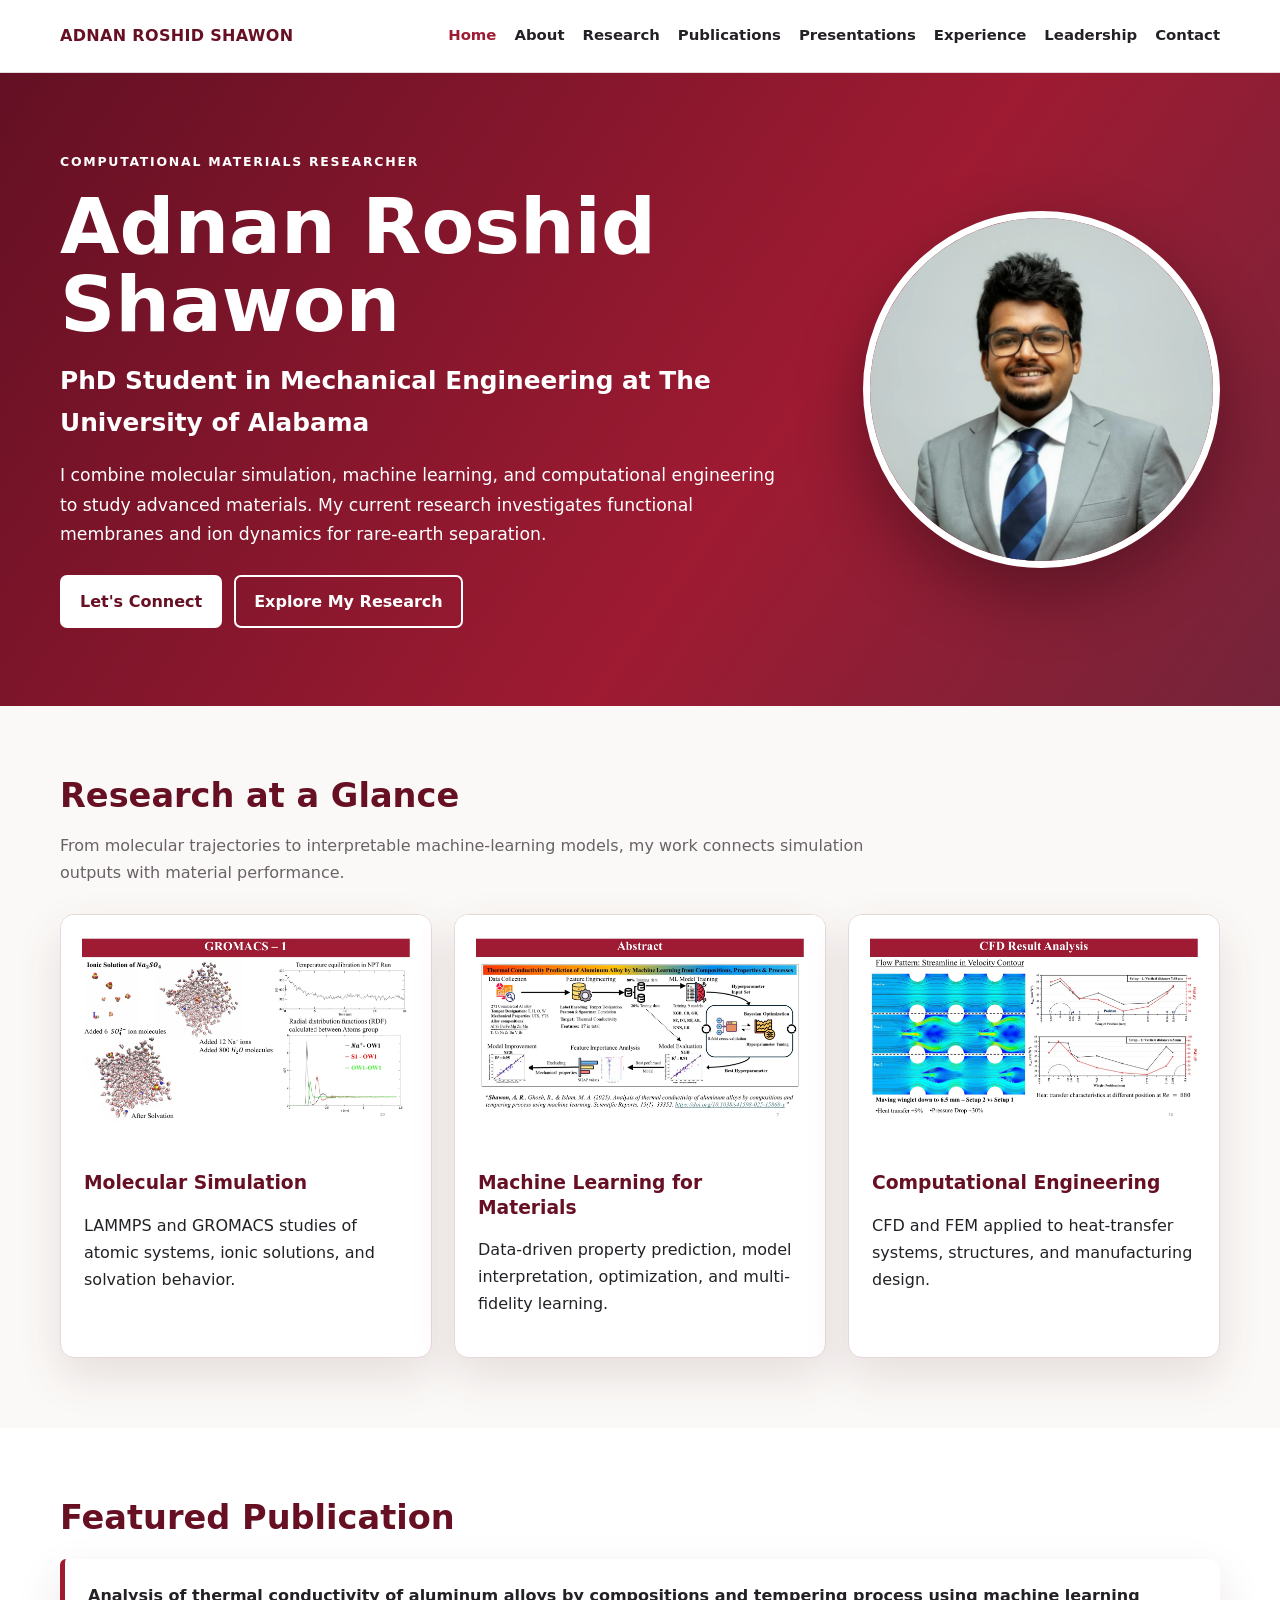
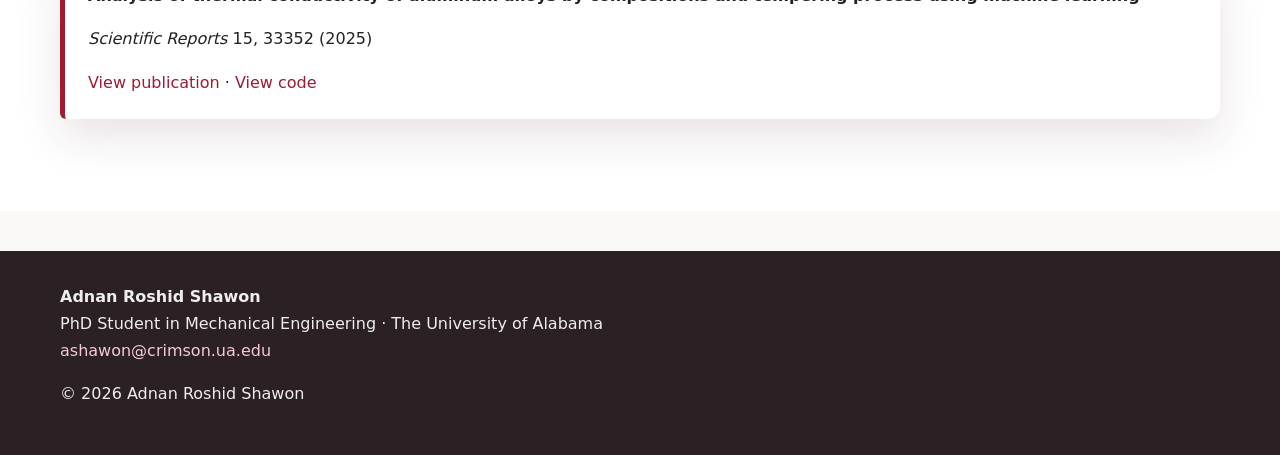
<file: index.html>
<!doctype html><html lang="en"><head><meta charset="utf-8"><meta name="viewport" content="width=device-width,initial-scale=1"><meta name="description" content="Academic website of Adnan Roshid Shawon, computational materials researcher and PhD student at <br> The University of Alabama."><title>Home | Adnan Roshid Shawon</title><link rel="stylesheet" href="assets/css/style.css"></head><body><header class="header"><div class="wrap nav"><a class="brand" href="index.html">ADNAN ROSHID SHAWON</a><nav class="links"><a class="active" href="index.html">Home</a><a class="" href="about.html">About</a><a class="" href="research.html">Research</a><a class="" href="publications.html">Publications</a><a class="" href="presentations.html">Presentations</a><a class="" href="experience.html">Experience</a><a class="" href="leadership.html">Leadership</a><a class="" href="contact.html">Contact</a></nav></div></header><main><section class="hero"><div class="wrap hero-grid"><div><div class="kicker">Computational Materials Researcher</div><h1>Adnan Roshid Shawon</h1><h2>PhD Student in Mechanical Engineering at The University of Alabama</h2><p>I combine molecular simulation, machine learning, and computational engineering to study advanced materials. My current research investigates functional membranes and ion dynamics for rare-earth separation.</p><div class="actions"><a class="btn" href="contact.html">Let's Connect</a><a class="btn alt" href="research.html">Explore My Research</a></div></div><img class="portrait" src="assets/images/profile/profile.webp" alt="Professional portrait of Adnan Roshid Shawon"></div></section><section><div class="wrap"><h2 class="title">Research at a Glance</h2><p class="lead">From molecular trajectories to interpretable machine-learning models, my work connects simulation outputs with material performance.</p><div class="grid"><article class="card"><img class="visual contain" src="assets/images/research/gromacs-ionic.webp" alt="GROMACS ionic solution simulation and radial distribution analysis"><div class="card-body"><h3>Molecular Simulation</h3><p>LAMMPS and GROMACS studies of atomic systems, ionic solutions, and solvation behavior.</p></div></article><article class="card"><img class="visual contain" src="assets/images/research/ml-workflow.webp" alt="Machine-learning workflow for aluminum-alloy thermal conductivity"><div class="card-body"><h3>Machine Learning for Materials</h3><p>Data-driven property prediction, model interpretation, optimization, and multi-fidelity learning.</p></div></article><article class="card"><img class="visual contain" src="assets/images/research/cfd-results.webp" alt="CFD velocity contours and heat-transfer analysis"><div class="card-body"><h3>Computational Engineering</h3><p>CFD and FEM applied to heat-transfer systems, structures, and manufacturing design.</p></div></article></div></div></section><section style="background:white"><div class="wrap"><h2 class="title">Featured Publication</h2><div class="pub"><strong>Analysis of thermal conductivity of aluminum alloys by compositions and tempering process using machine learning</strong><p><em>Scientific Reports</em> 15, 33352 (2025)</p><a href="https://doi.org/10.1038/s41598-025-15868-y">View publication</a> · <a href="https://github.com/adnan-roshid/Al-Alloy-ML">View code</a></div></div></section></main><footer><div class="wrap"><strong>Adnan Roshid Shawon</strong><br>PhD Student in Mechanical Engineering · The University of Alabama<br><a href="mailto:ashawon@crimson.ua.edu">ashawon@crimson.ua.edu</a><p>© <span id="year"></span> Adnan Roshid Shawon</p></div></footer><script src="assets/js/site.js"></script></body></html>
</file>
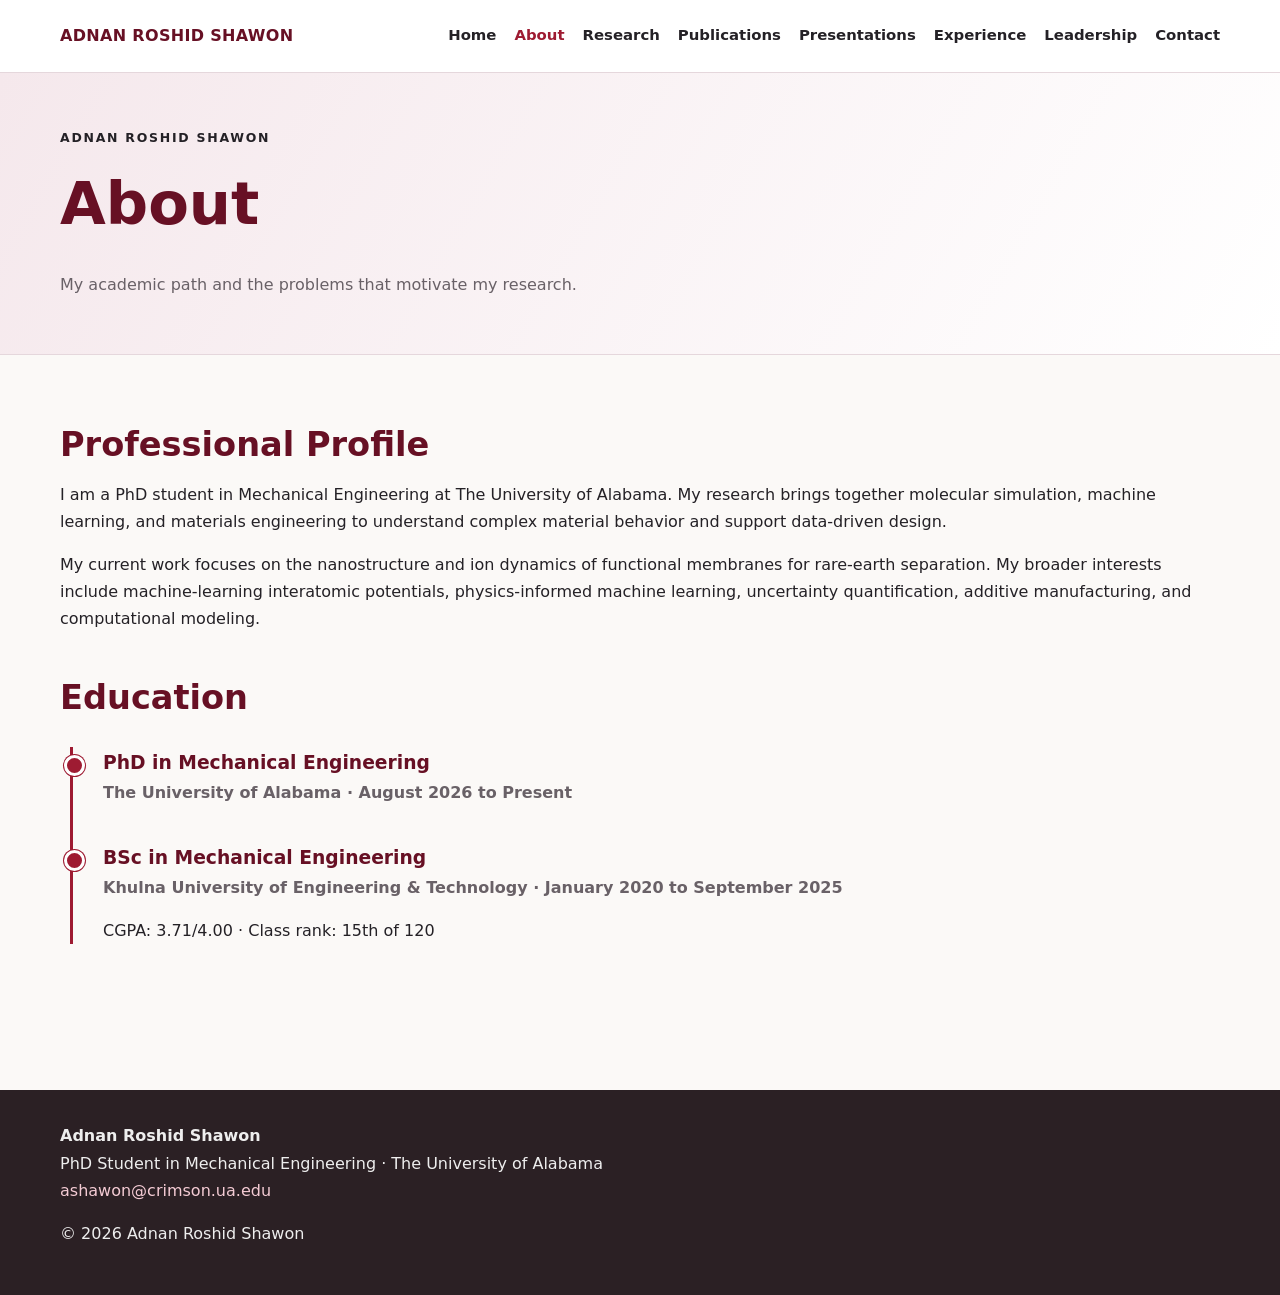
<file: about.html>
<!doctype html><html lang="en"><head><meta charset="utf-8"><meta name="viewport" content="width=device-width,initial-scale=1"><meta name="description" content="Academic website of Adnan Roshid Shawon, computational materials researcher and PhD student at The University of Alabama."><title>About | Adnan Roshid Shawon</title><link rel="stylesheet" href="assets/css/style.css"></head><body><header class="header"><div class="wrap nav"><a class="brand" href="index.html">ADNAN ROSHID SHAWON</a><nav class="links"><a class="" href="index.html">Home</a><a class="active" href="about.html">About</a><a class="" href="research.html">Research</a><a class="" href="publications.html">Publications</a><a class="" href="presentations.html">Presentations</a><a class="" href="experience.html">Experience</a><a class="" href="leadership.html">Leadership</a><a class="" href="contact.html">Contact</a></nav></div></header><main><div class="page-head"><div class="wrap"><div class="kicker">Adnan Roshid Shawon</div><h1>About</h1><p class="lead">My academic path and the problems that motivate my research.</p></div></div><section><div class="wrap"><h2 class="title">Professional Profile</h2><p>I am a PhD student in Mechanical Engineering at The University of Alabama. My research brings together molecular simulation, machine learning, and materials engineering to understand complex material behavior and support data-driven design.</p><p>My current work focuses on the nanostructure and ion dynamics of functional membranes for rare-earth separation. My broader interests include machine-learning interatomic potentials, physics-informed machine learning, uncertainty quantification, additive manufacturing, and computational modeling.</p><h2 class="title" style="margin-top:45px">Education</h2><div class="timeline"><div class="entry"><h3>PhD in Mechanical Engineering</h3><div class="meta">The University of Alabama · August 2026 to Present</div></div><div class="entry"><h3>BSc in Mechanical Engineering</h3><div class="meta">Khulna University of Engineering &amp; Technology · January 2020 to September 2025</div><p>CGPA: 3.71/4.00 · Class rank: 15th of 120</p></div></div></div></section></main><footer><div class="wrap"><strong>Adnan Roshid Shawon</strong><br>PhD Student in Mechanical Engineering · The University of Alabama<br><a href="mailto:ashawon@crimson.ua.edu">ashawon@crimson.ua.edu</a><p>© <span id="year"></span> Adnan Roshid Shawon</p></div></footer><script src="assets/js/site.js"></script></body></html>
</file>
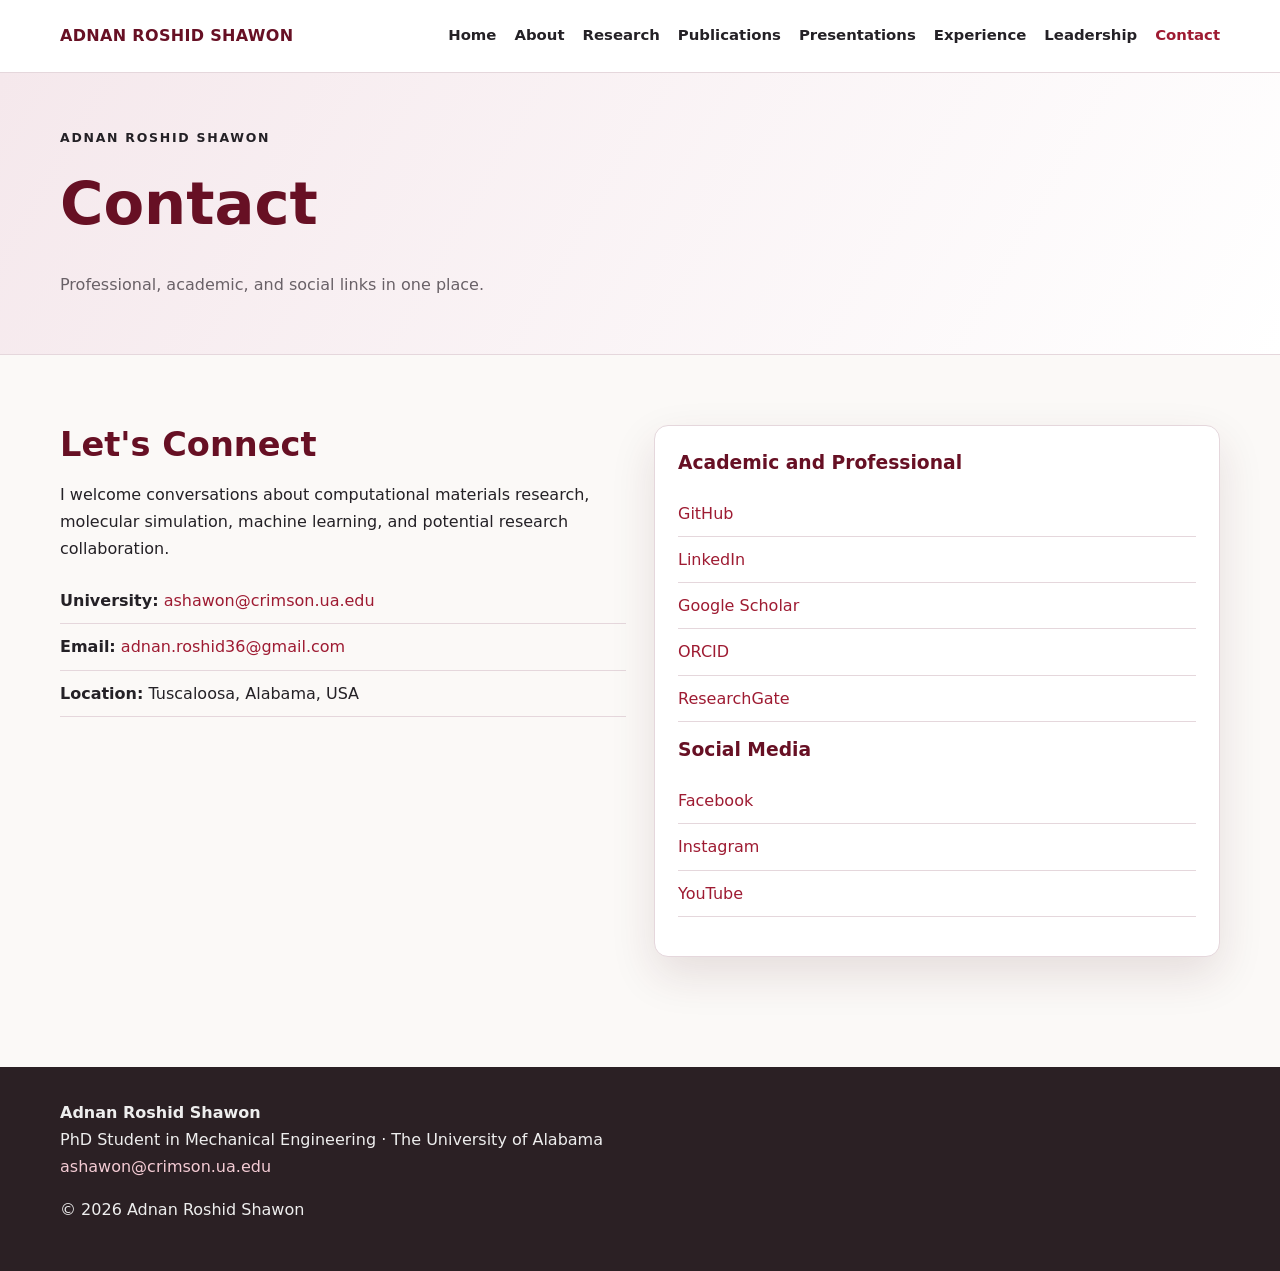
<file: contact.html>
<!doctype html><html lang="en"><head><meta charset="utf-8"><meta name="viewport" content="width=device-width,initial-scale=1"><meta name="description" content="Academic website of Adnan Roshid Shawon, computational materials researcher and PhD student at The University of Alabama."><title>Contact | Adnan Roshid Shawon</title><link rel="stylesheet" href="assets/css/style.css"></head><body><header class="header"><div class="wrap nav"><a class="brand" href="index.html">ADNAN ROSHID SHAWON</a><nav class="links"><a class="" href="index.html">Home</a><a class="" href="about.html">About</a><a class="" href="research.html">Research</a><a class="" href="publications.html">Publications</a><a class="" href="presentations.html">Presentations</a><a class="" href="experience.html">Experience</a><a class="" href="leadership.html">Leadership</a><a class="active" href="contact.html">Contact</a></nav></div></header><main><div class="page-head"><div class="wrap"><div class="kicker">Adnan Roshid Shawon</div><h1>Contact</h1><p class="lead">Professional, academic, and social links in one place.</p></div></div><section><div class="wrap"><div class="contact"><div><h2 class="title">Let's Connect</h2><p>I welcome conversations about computational materials research, molecular simulation, machine learning, and potential research collaboration.</p><ul class="list"><li><strong>University:</strong> <a href="mailto:ashawon@crimson.ua.edu">ashawon@crimson.ua.edu</a></li><li><strong>Email:</strong> <a href="mailto:adnan.roshid36@gmail.com">adnan.roshid36@gmail.com</a></li><li><strong>Location:</strong> Tuscaloosa, Alabama, USA</li></ul></div><div class="card"><div class="card-body"><h3>Academic and Professional</h3><ul class="list"><li><a href="https://github.com/adnan-roshid">GitHub</a></li><li><a href="https://www.linkedin.com/in/adnan-roshid-shawon/">LinkedIn</a></li><li><a href="https://scholar.google.com/citations?user=8XHWHb0AAAAJ&amp;hl=en">Google Scholar</a></li><li><a href="https://orcid.org/0009-0001-7491-1523">ORCID</a></li><li><a href="https://www.researchgate.net/profile/Adnan-Shawon">ResearchGate</a></li></ul><h3>Social Media</h3><ul class="list"><li><a href="https://facebook.com/adnan.roshid">Facebook</a></li><li><a href="https://instagram.com/adnan.roshid">Instagram</a></li><li><a href="https://www.youtube.com/@adnanroshidshawon1527">YouTube</a></li></ul></div></div></div></div></section></main><footer><div class="wrap"><strong>Adnan Roshid Shawon</strong><br>PhD Student in Mechanical Engineering · The University of Alabama<br><a href="mailto:ashawon@crimson.ua.edu">ashawon@crimson.ua.edu</a><p>© <span id="year"></span> Adnan Roshid Shawon</p></div></footer><script src="assets/js/site.js"></script></body></html>
</file>
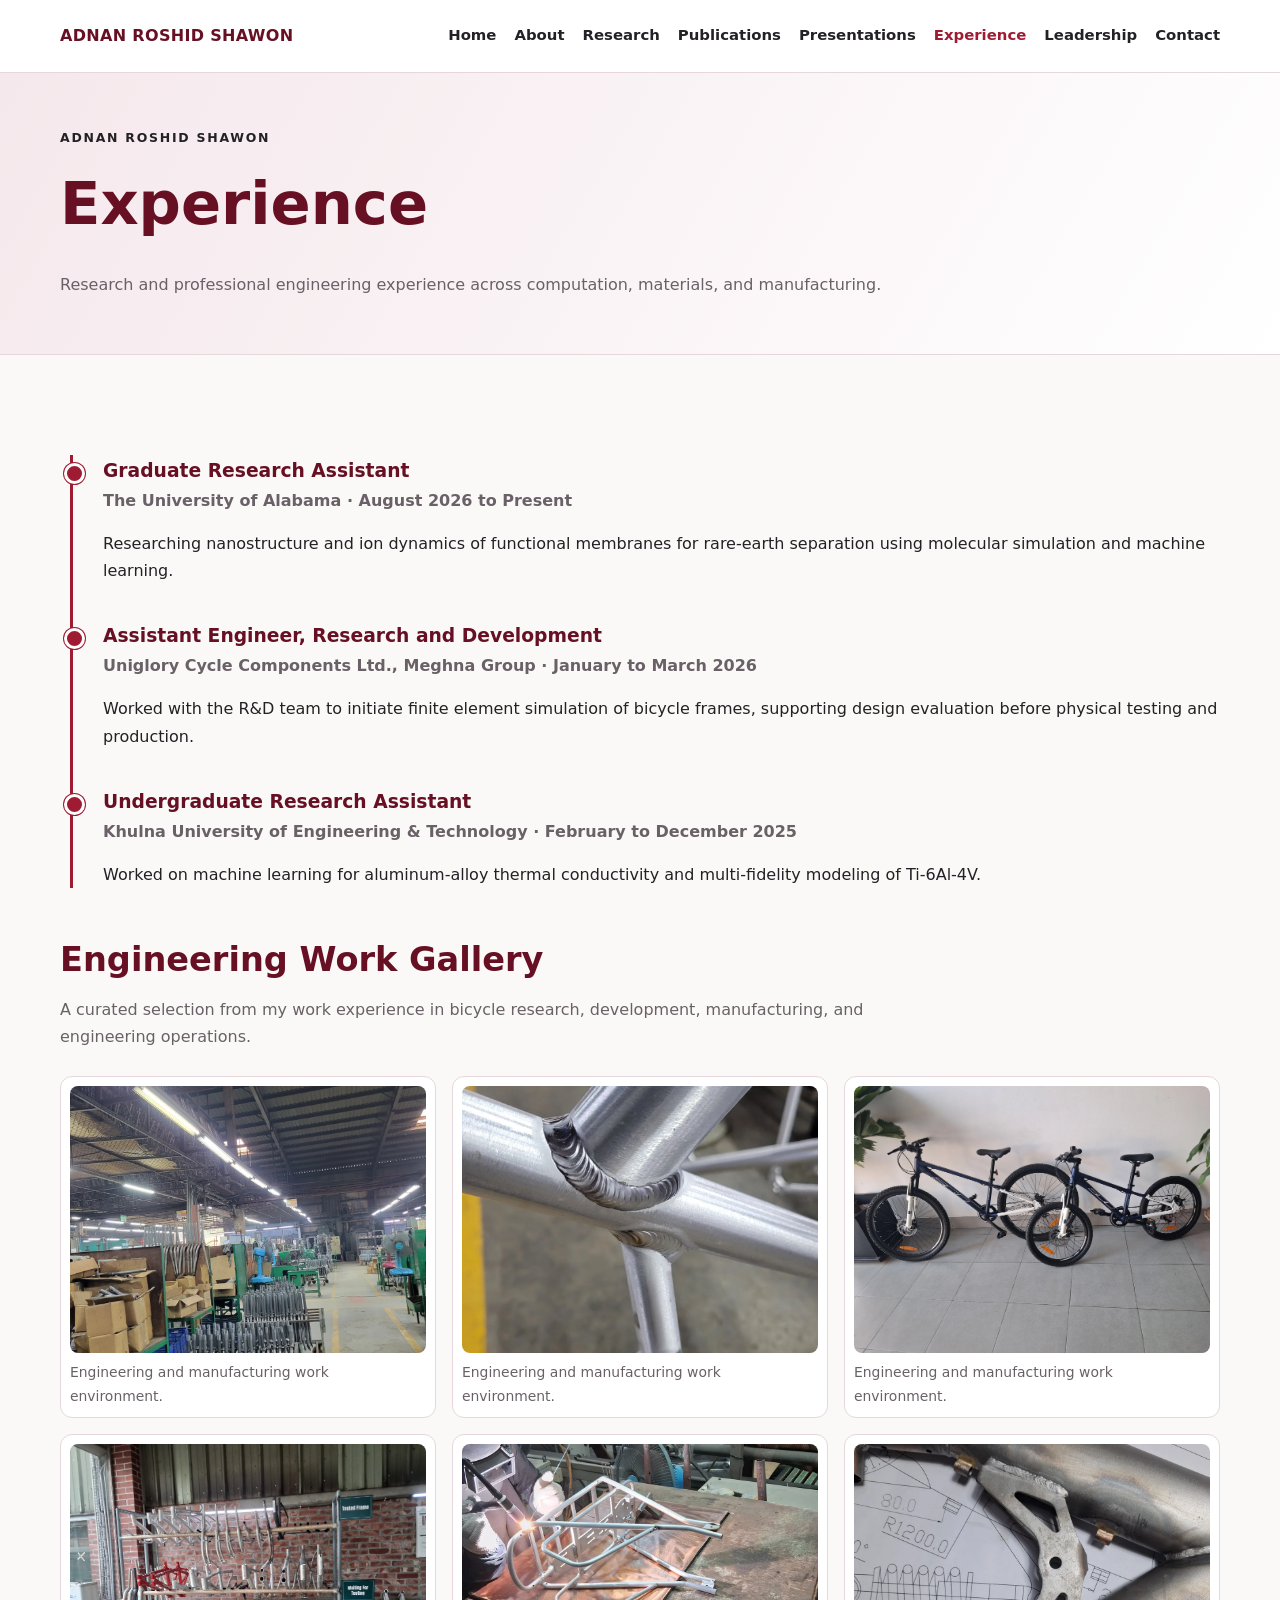
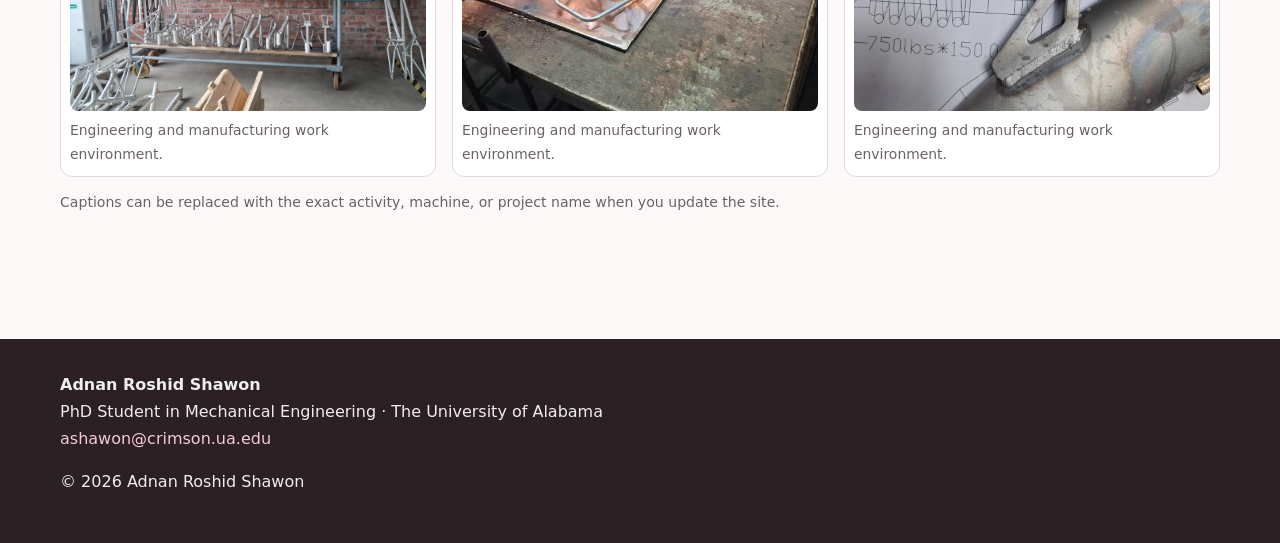
<file: experience.html>
<!doctype html><html lang="en"><head><meta charset="utf-8"><meta name="viewport" content="width=device-width,initial-scale=1"><meta name="description" content="Academic website of Adnan Roshid Shawon, computational materials researcher and PhD student at The University of Alabama."><title>Experience | Adnan Roshid Shawon</title><link rel="stylesheet" href="assets/css/style.css"></head><body><header class="header"><div class="wrap nav"><a class="brand" href="index.html">ADNAN ROSHID SHAWON</a><nav class="links"><a class="" href="index.html">Home</a><a class="" href="about.html">About</a><a class="" href="research.html">Research</a><a class="" href="publications.html">Publications</a><a class="" href="presentations.html">Presentations</a><a class="active" href="experience.html">Experience</a><a class="" href="leadership.html">Leadership</a><a class="" href="contact.html">Contact</a></nav></div></header><main><div class="page-head"><div class="wrap"><div class="kicker">Adnan Roshid Shawon</div><h1>Experience</h1><p class="lead">Research and professional engineering experience across computation, materials, and manufacturing.</p></div></div><section><div class="wrap"><div class="timeline"><div class="entry"><h3>Graduate Research Assistant</h3><div class="meta">The University of Alabama · August 2026 to Present</div><p>Researching nanostructure and ion dynamics of functional membranes for rare-earth separation using molecular simulation and machine learning.</p></div><div class="entry"><h3>Assistant Engineer, Research and Development</h3><div class="meta">Uniglory Cycle Components Ltd., Meghna Group · January to March 2026</div><p>Worked with the R&amp;D team to initiate finite element simulation of bicycle frames, supporting design evaluation before physical testing and production.</p></div><div class="entry"><h3>Undergraduate Research Assistant</h3><div class="meta">Khulna University of Engineering &amp; Technology · February to December 2025</div><p>Worked on machine learning for aluminum-alloy thermal conductivity and multi-fidelity modeling of Ti-6Al-4V.</p></div></div><h2 class="title" style="margin-top:52px">Engineering Work Gallery</h2><p class="lead">A curated selection from my work experience in bicycle research, development, manufacturing, and engineering operations.</p><div class="gallery"><figure><img loading="lazy" src="assets/images/experience/20260101_130158.webp" alt="Engineering work experience photograph"><figcaption>Engineering and manufacturing work environment.</figcaption></figure><figure><img loading="lazy" src="assets/images/experience/20260103_104701.webp" alt="Engineering work experience photograph"><figcaption>Engineering and manufacturing work environment.</figcaption></figure><figure><img loading="lazy" src="assets/images/experience/20260108_134618.webp" alt="Engineering work experience photograph"><figcaption>Engineering and manufacturing work environment.</figcaption></figure><figure><img loading="lazy" src="assets/images/experience/20260110_160216.webp" alt="Engineering work experience photograph"><figcaption>Engineering and manufacturing work environment.</figcaption></figure><figure><img loading="lazy" src="assets/images/experience/20260223_155723.webp" alt="Engineering work experience photograph"><figcaption>Engineering and manufacturing work environment.</figcaption></figure><figure><img loading="lazy" src="assets/images/experience/20260305_092306.webp" alt="Engineering work experience photograph"><figcaption>Engineering and manufacturing work environment.</figcaption></figure></div><p class="small">Captions can be replaced with the exact activity, machine, or project name when you update the site.</p></div></section></main><footer><div class="wrap"><strong>Adnan Roshid Shawon</strong><br>PhD Student in Mechanical Engineering · The University of Alabama<br><a href="mailto:ashawon@crimson.ua.edu">ashawon@crimson.ua.edu</a><p>© <span id="year"></span> Adnan Roshid Shawon</p></div></footer><script src="assets/js/site.js"></script></body></html>
</file>
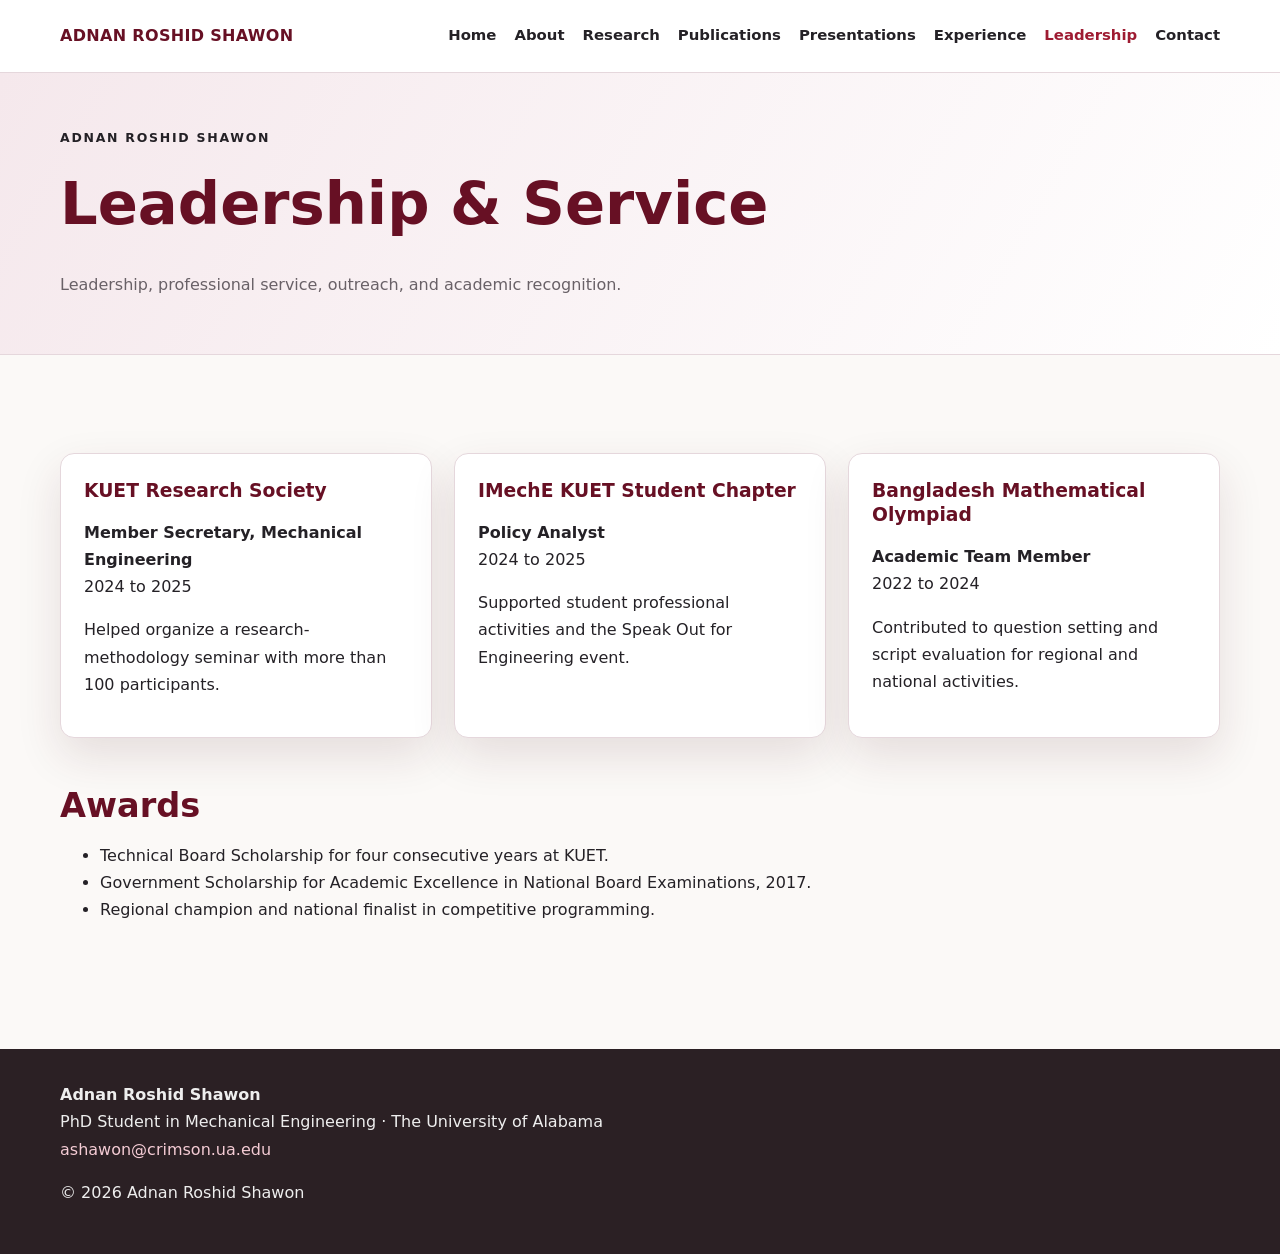
<file: leadership.html>
<!doctype html><html lang="en"><head><meta charset="utf-8"><meta name="viewport" content="width=device-width,initial-scale=1"><meta name="description" content="Academic website of Adnan Roshid Shawon, computational materials researcher and PhD student at The University of Alabama."><title>Leadership | Adnan Roshid Shawon</title><link rel="stylesheet" href="assets/css/style.css"></head><body><header class="header"><div class="wrap nav"><a class="brand" href="index.html">ADNAN ROSHID SHAWON</a><nav class="links"><a class="" href="index.html">Home</a><a class="" href="about.html">About</a><a class="" href="research.html">Research</a><a class="" href="publications.html">Publications</a><a class="" href="presentations.html">Presentations</a><a class="" href="experience.html">Experience</a><a class="active" href="leadership.html">Leadership</a><a class="" href="contact.html">Contact</a></nav></div></header><main><div class="page-head"><div class="wrap"><div class="kicker">Adnan Roshid Shawon</div><h1>Leadership & Service</h1><p class="lead">Leadership, professional service, outreach, and academic recognition.</p></div></div><section><div class="wrap"><div class="grid"><article class="card"><div class="card-body"><h3>KUET Research Society</h3><p><strong>Member Secretary, Mechanical Engineering</strong><br>2024 to 2025</p><p>Helped organize a research-methodology seminar with more than 100 participants.</p></div></article><article class="card"><div class="card-body"><h3>IMechE KUET Student Chapter</h3><p><strong>Policy Analyst</strong><br>2024 to 2025</p><p>Supported student professional activities and the Speak Out for Engineering event.</p></div></article><article class="card"><div class="card-body"><h3>Bangladesh Mathematical Olympiad</h3><p><strong>Academic Team Member</strong><br>2022 to 2024</p><p>Contributed to question setting and script evaluation for regional and national activities.</p></div></article></div><h2 class="title" style="margin-top:48px">Awards</h2><ul><li>Technical Board Scholarship for four consecutive years at KUET.</li><li>Government Scholarship for Academic Excellence in National Board Examinations, 2017.</li><li>Regional champion and national finalist in competitive programming.</li></ul></div></section></main><footer><div class="wrap"><strong>Adnan Roshid Shawon</strong><br>PhD Student in Mechanical Engineering · The University of Alabama<br><a href="mailto:ashawon@crimson.ua.edu">ashawon@crimson.ua.edu</a><p>© <span id="year"></span> Adnan Roshid Shawon</p></div></footer><script src="assets/js/site.js"></script></body></html>
</file>
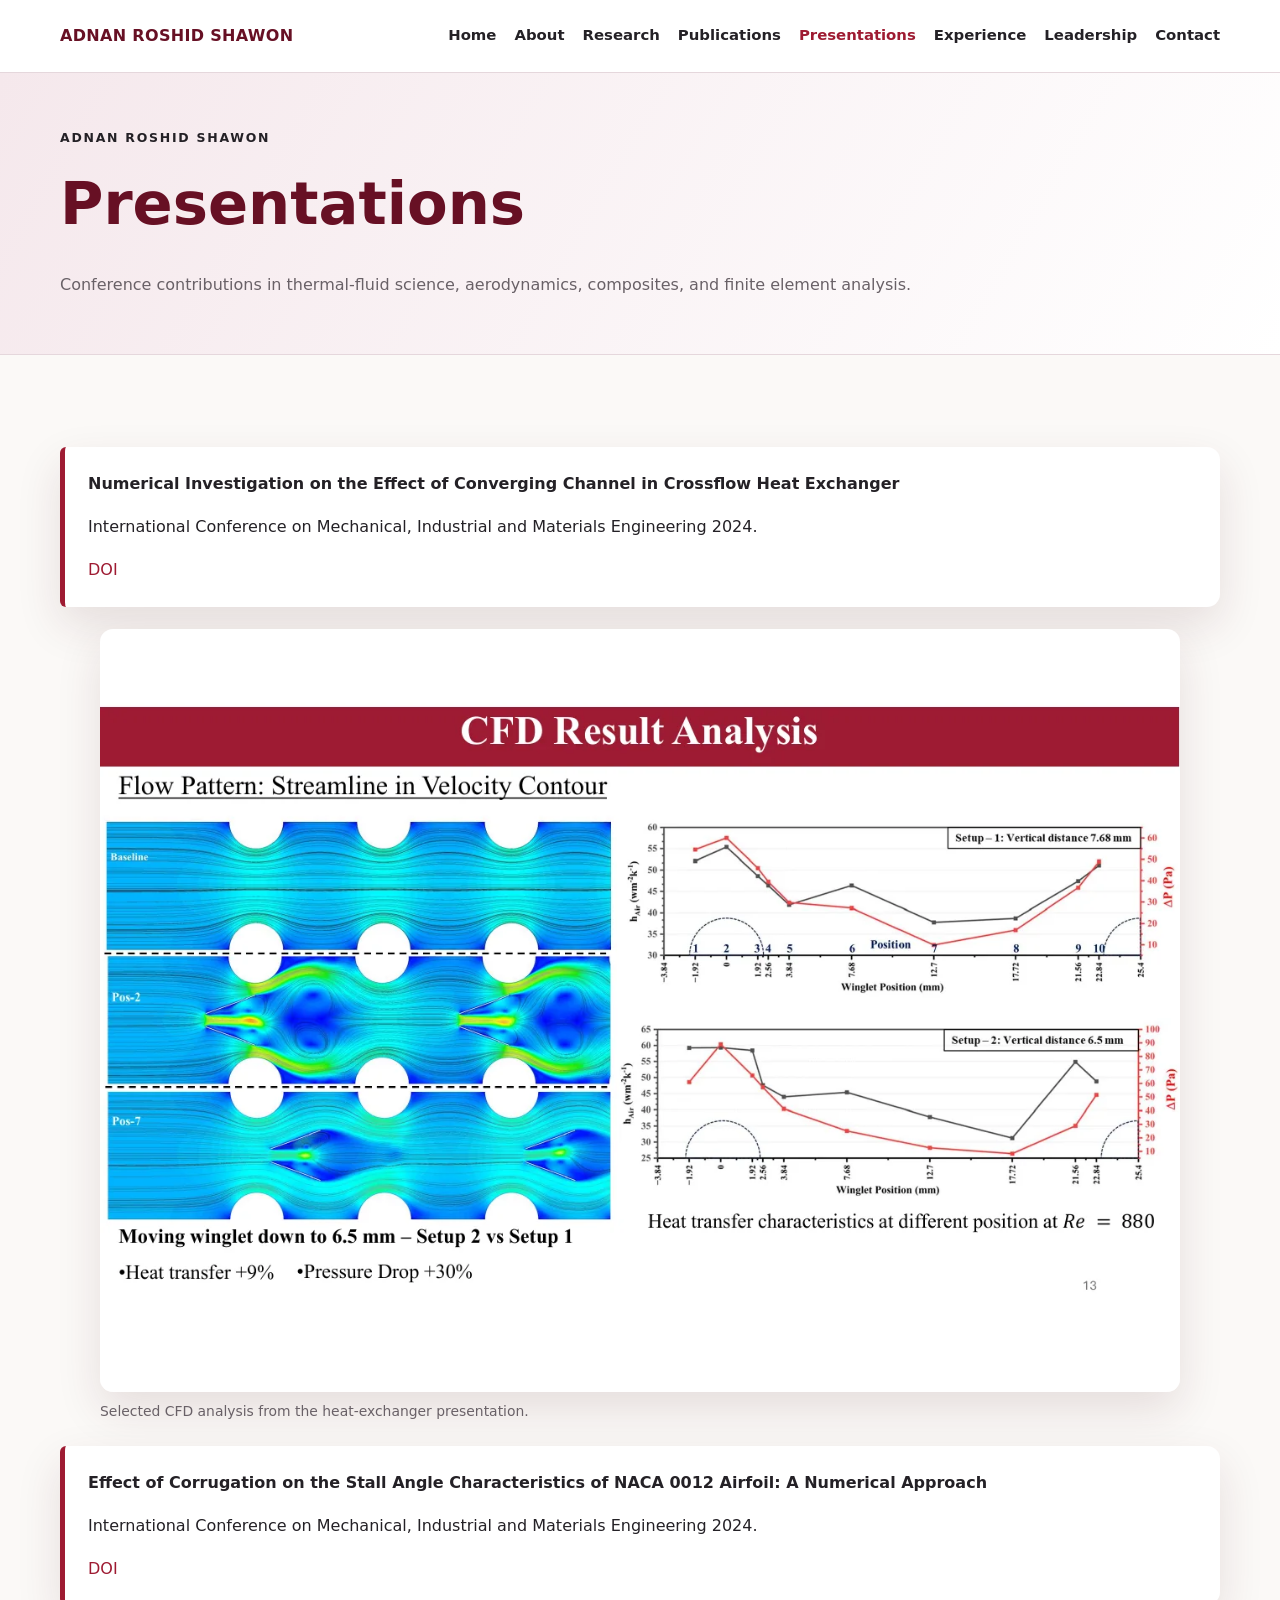
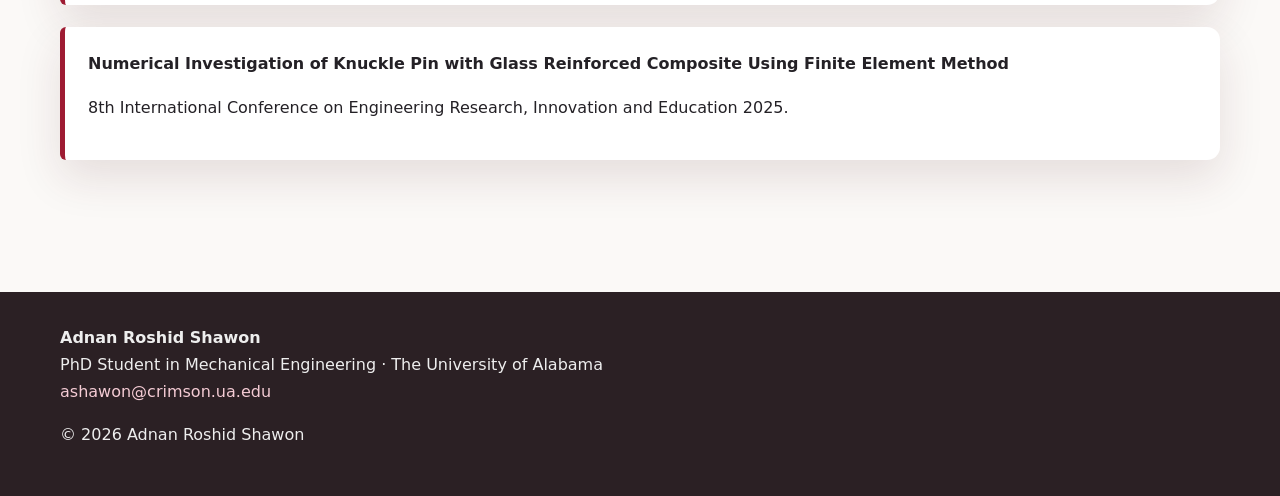
<file: presentations.html>
<!doctype html><html lang="en"><head><meta charset="utf-8"><meta name="viewport" content="width=device-width,initial-scale=1"><meta name="description" content="Academic website of Adnan Roshid Shawon, computational materials researcher and PhD student at The University of Alabama."><title>Presentations | Adnan Roshid Shawon</title><link rel="stylesheet" href="assets/css/style.css"></head><body><header class="header"><div class="wrap nav"><a class="brand" href="index.html">ADNAN ROSHID SHAWON</a><nav class="links"><a class="" href="index.html">Home</a><a class="" href="about.html">About</a><a class="" href="research.html">Research</a><a class="" href="publications.html">Publications</a><a class="active" href="presentations.html">Presentations</a><a class="" href="experience.html">Experience</a><a class="" href="leadership.html">Leadership</a><a class="" href="contact.html">Contact</a></nav></div></header><main><div class="page-head"><div class="wrap"><div class="kicker">Adnan Roshid Shawon</div><h1>Presentations</h1><p class="lead">Conference contributions in thermal-fluid science, aerodynamics, composites, and finite element analysis.</p></div></div><section><div class="wrap"><div class="pub"><strong>Numerical Investigation on the Effect of Converging Channel in Crossflow Heat Exchanger</strong><p>International Conference on Mechanical, Industrial and Materials Engineering 2024.</p><a href="https://doi.org/10.38032/scse.2025.3.180">DOI</a></div><figure><img style="border-radius:13px;box-shadow:var(--shadow)" src="assets/images/research/cfd-results.webp" alt="CFD results presented for the heat-exchanger study"><figcaption>Selected CFD analysis from the heat-exchanger presentation.</figcaption></figure><div class="pub"><strong>Effect of Corrugation on the Stall Angle Characteristics of NACA 0012 Airfoil: A Numerical Approach</strong><p>International Conference on Mechanical, Industrial and Materials Engineering 2024.</p><a href="https://doi.org/10.38032/scse.2025.3.176">DOI</a></div><div class="pub"><strong>Numerical Investigation of Knuckle Pin with Glass Reinforced Composite Using Finite Element Method</strong><p>8th International Conference on Engineering Research, Innovation and Education 2025.</p></div></div></section></main><footer><div class="wrap"><strong>Adnan Roshid Shawon</strong><br>PhD Student in Mechanical Engineering · The University of Alabama<br><a href="mailto:ashawon@crimson.ua.edu">ashawon@crimson.ua.edu</a><p>© <span id="year"></span> Adnan Roshid Shawon</p></div></footer><script src="assets/js/site.js"></script></body></html>
</file>
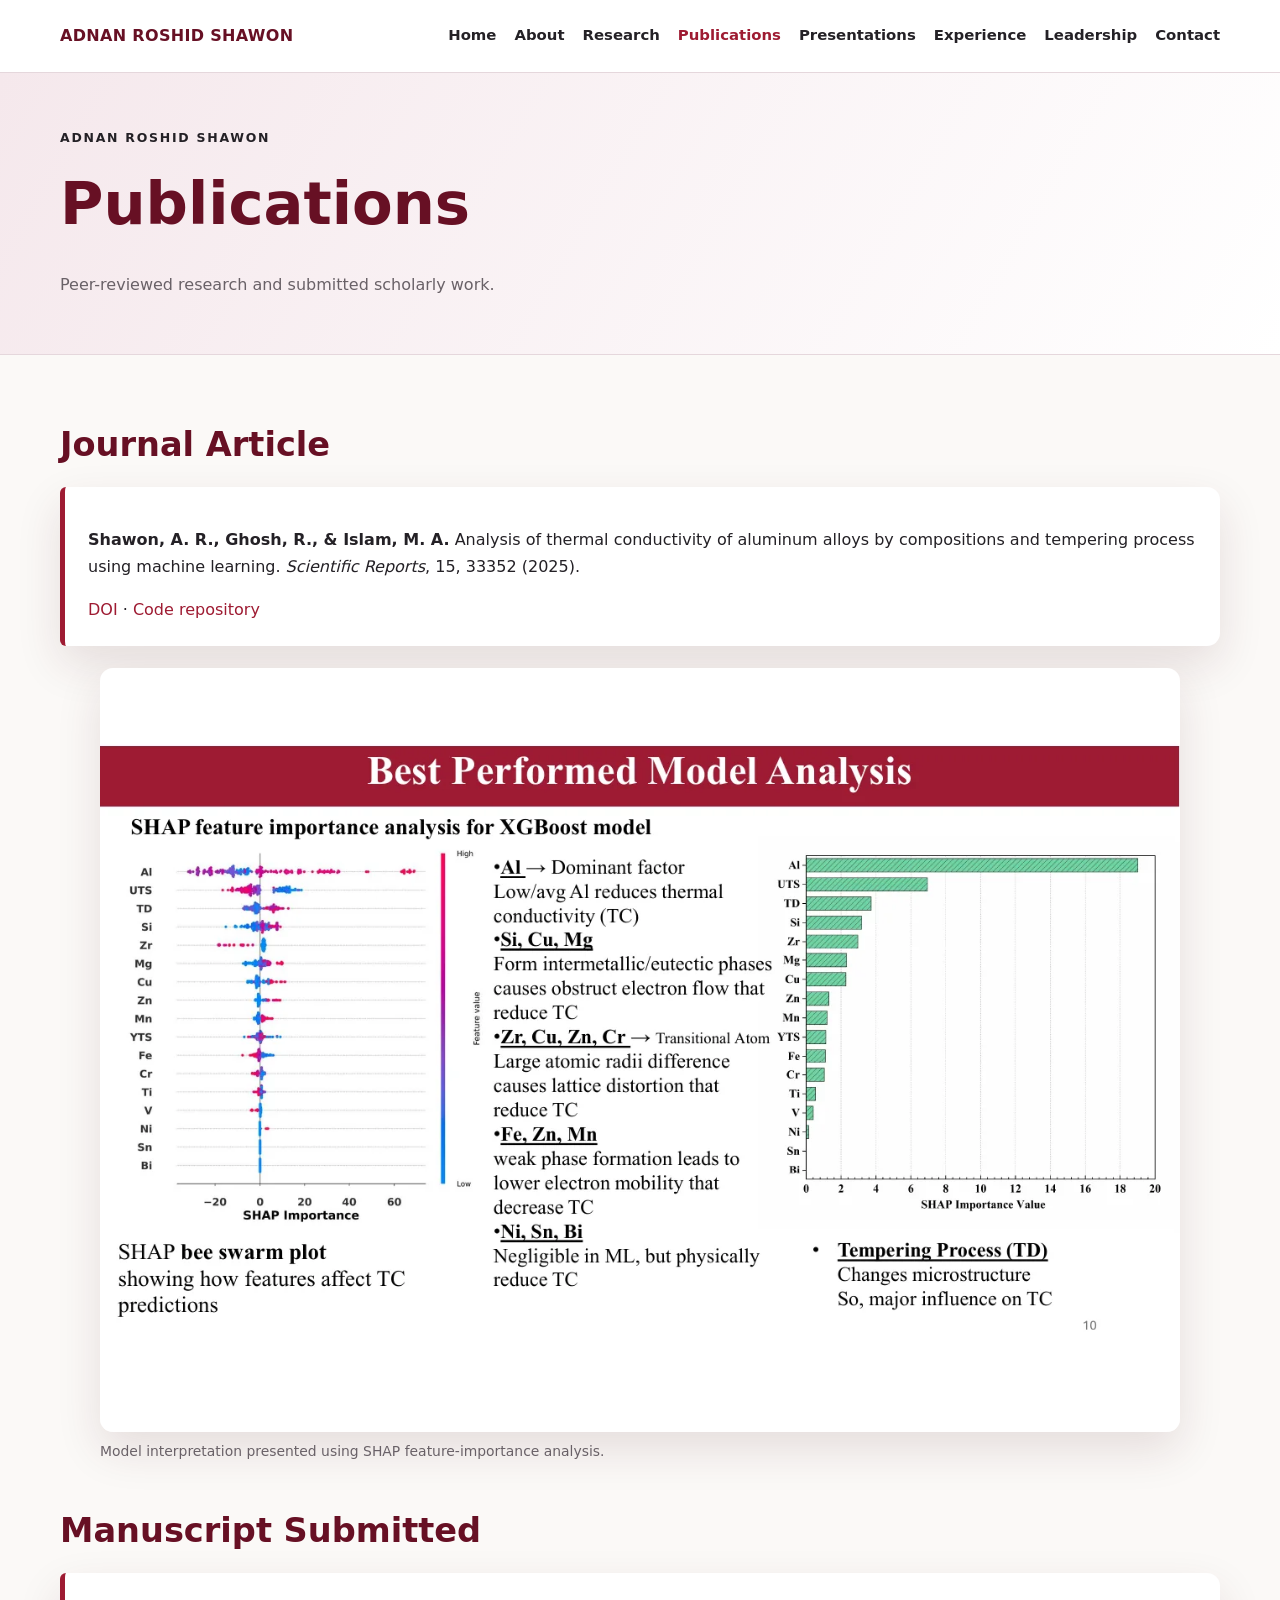
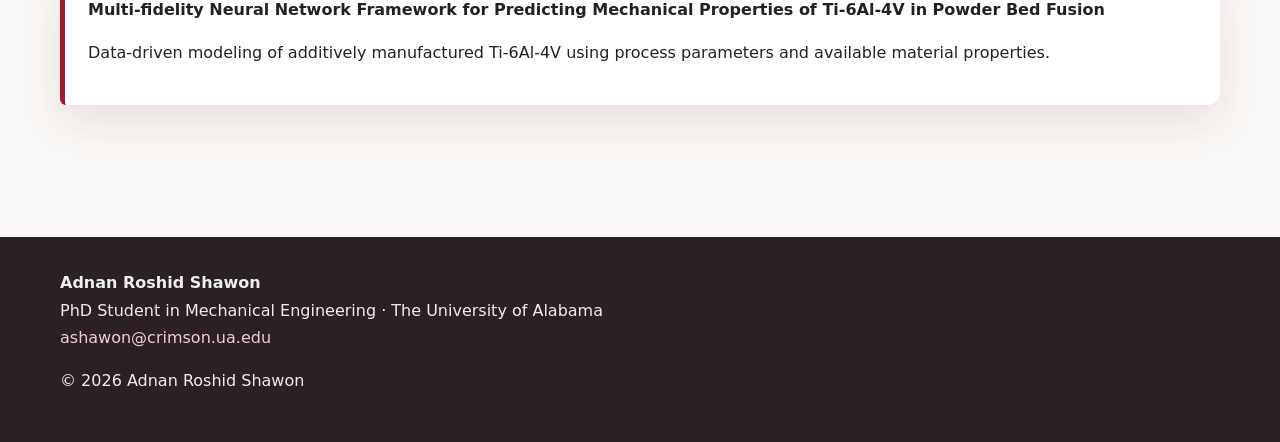
<file: publications.html>
<!doctype html><html lang="en"><head><meta charset="utf-8"><meta name="viewport" content="width=device-width,initial-scale=1"><meta name="description" content="Academic website of Adnan Roshid Shawon, computational materials researcher and PhD student at The University of Alabama."><title>Publications | Adnan Roshid Shawon</title><link rel="stylesheet" href="assets/css/style.css"></head><body><header class="header"><div class="wrap nav"><a class="brand" href="index.html">ADNAN ROSHID SHAWON</a><nav class="links"><a class="" href="index.html">Home</a><a class="" href="about.html">About</a><a class="" href="research.html">Research</a><a class="active" href="publications.html">Publications</a><a class="" href="presentations.html">Presentations</a><a class="" href="experience.html">Experience</a><a class="" href="leadership.html">Leadership</a><a class="" href="contact.html">Contact</a></nav></div></header><main><div class="page-head"><div class="wrap"><div class="kicker">Adnan Roshid Shawon</div><h1>Publications</h1><p class="lead">Peer-reviewed research and submitted scholarly work.</p></div></div><section><div class="wrap"><h2 class="title">Journal Article</h2><div class="pub"><p><strong>Shawon, A. R., Ghosh, R., &amp; Islam, M. A.</strong> Analysis of thermal conductivity of aluminum alloys by compositions and tempering process using machine learning. <em>Scientific Reports</em>, 15, 33352 (2025).</p><a href="https://doi.org/10.1038/s41598-025-15868-y">DOI</a> · <a href="https://github.com/adnan-roshid/Al-Alloy-ML">Code repository</a></div><figure><img style="border-radius:13px;box-shadow:var(--shadow)" src="assets/images/research/shap-analysis.webp" alt="SHAP feature analysis for aluminum-alloy model"><figcaption>Model interpretation presented using SHAP feature-importance analysis.</figcaption></figure><h2 class="title" style="margin-top:48px">Manuscript Submitted</h2><div class="pub"><strong>Multi-fidelity Neural Network Framework for Predicting Mechanical Properties of Ti-6Al-4V in Powder Bed Fusion</strong><p>Data-driven modeling of additively manufactured Ti-6Al-4V using process parameters and available material properties.</p></div></div></section></main><footer><div class="wrap"><strong>Adnan Roshid Shawon</strong><br>PhD Student in Mechanical Engineering · The University of Alabama<br><a href="mailto:ashawon@crimson.ua.edu">ashawon@crimson.ua.edu</a><p>© <span id="year"></span> Adnan Roshid Shawon</p></div></footer><script src="assets/js/site.js"></script></body></html>
</file>
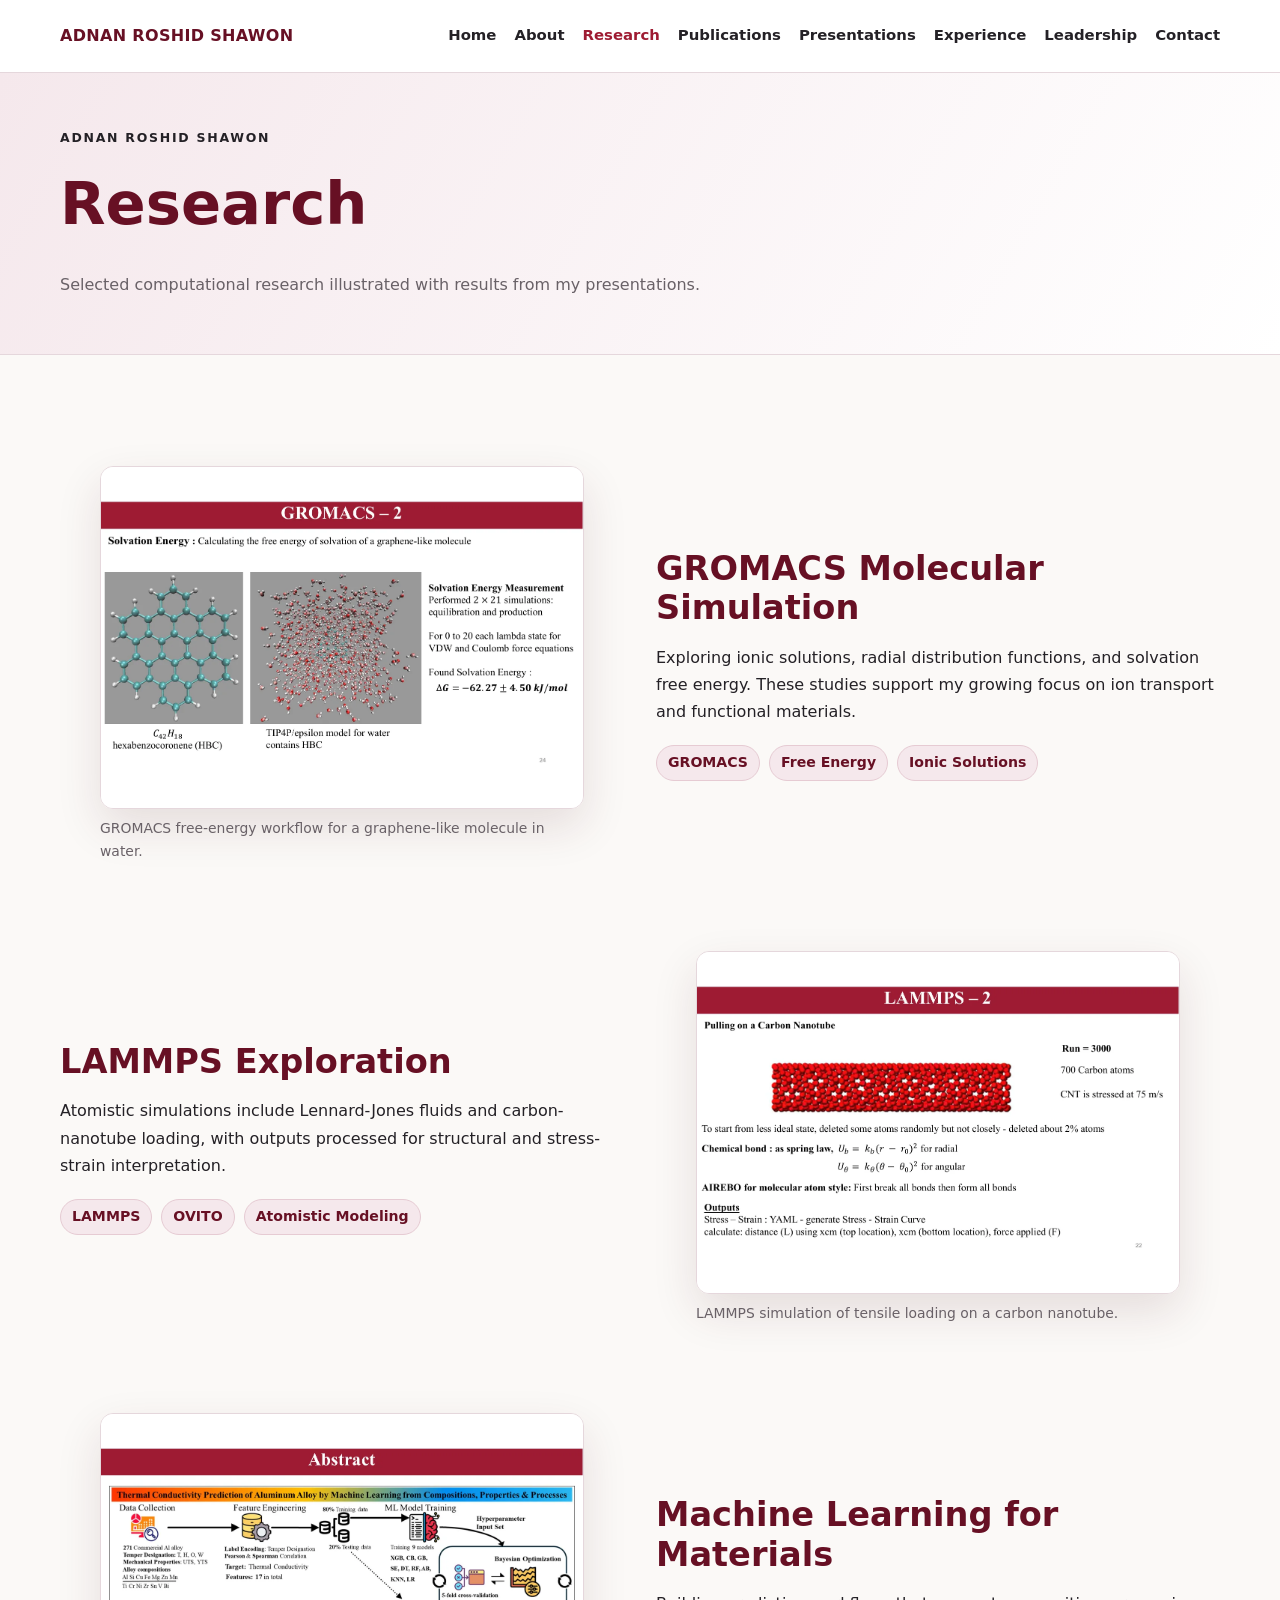
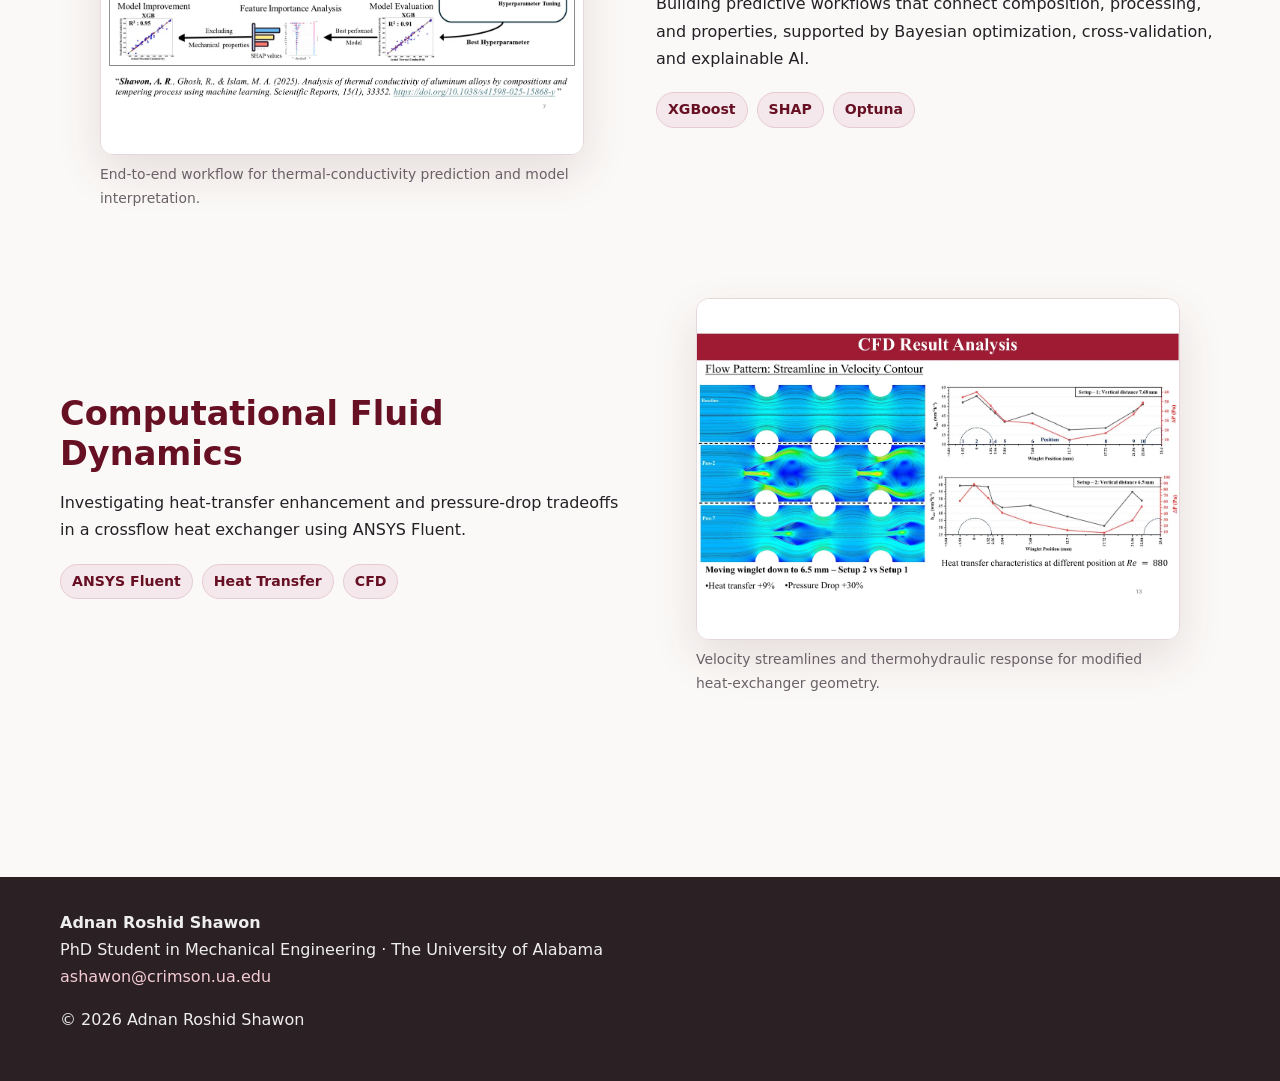
<file: research.html>
<!doctype html><html lang="en"><head><meta charset="utf-8"><meta name="viewport" content="width=device-width,initial-scale=1"><meta name="description" content="Academic website of Adnan Roshid Shawon, computational materials researcher and PhD student at The University of Alabama."><title>Research | Adnan Roshid Shawon</title><link rel="stylesheet" href="assets/css/style.css"></head><body><header class="header"><div class="wrap nav"><a class="brand" href="index.html">ADNAN ROSHID SHAWON</a><nav class="links"><a class="" href="index.html">Home</a><a class="" href="about.html">About</a><a class="active" href="research.html">Research</a><a class="" href="publications.html">Publications</a><a class="" href="presentations.html">Presentations</a><a class="" href="experience.html">Experience</a><a class="" href="leadership.html">Leadership</a><a class="" href="contact.html">Contact</a></nav></div></header><main><div class="page-head"><div class="wrap"><div class="kicker">Adnan Roshid Shawon</div><h1>Research</h1><p class="lead">Selected computational research illustrated with results from my presentations.</p></div></div><section><div class="wrap"><div class="feature"><figure class="feature-media"><img src="assets/images/research/gromacs-solvation.webp" alt="GROMACS solvation-energy simulation"><figcaption>GROMACS free-energy workflow for a graphene-like molecule in water.</figcaption></figure><div><h2 class="title">GROMACS Molecular Simulation</h2><p>Exploring ionic solutions, radial distribution functions, and solvation free energy. These studies support my growing focus on ion transport and functional materials.</p><div class="tags"><span class="tag">GROMACS</span><span class="tag">Free Energy</span><span class="tag">Ionic Solutions</span></div></div></div><div class="feature"><figure class="feature-media"><img src="assets/images/research/lammps-cnt.webp" alt="LAMMPS carbon nanotube tensile simulation"><figcaption>LAMMPS simulation of tensile loading on a carbon nanotube.</figcaption></figure><div><h2 class="title">LAMMPS Exploration</h2><p>Atomistic simulations include Lennard-Jones fluids and carbon-nanotube loading, with outputs processed for structural and stress-strain interpretation.</p><div class="tags"><span class="tag">LAMMPS</span><span class="tag">OVITO</span><span class="tag">Atomistic Modeling</span></div></div></div><div class="feature"><figure class="feature-media"><img src="assets/images/research/ml-workflow.webp" alt="Aluminum-alloy machine-learning workflow"><figcaption>End-to-end workflow for thermal-conductivity prediction and model interpretation.</figcaption></figure><div><h2 class="title">Machine Learning for Materials</h2><p>Building predictive workflows that connect composition, processing, and properties, supported by Bayesian optimization, cross-validation, and explainable AI.</p><div class="tags"><span class="tag">XGBoost</span><span class="tag">SHAP</span><span class="tag">Optuna</span></div></div></div><div class="feature"><figure class="feature-media"><img src="assets/images/research/cfd-results.webp" alt="CFD velocity contour results"><figcaption>Velocity streamlines and thermohydraulic response for modified heat-exchanger geometry.</figcaption></figure><div><h2 class="title">Computational Fluid Dynamics</h2><p>Investigating heat-transfer enhancement and pressure-drop tradeoffs in a crossflow heat exchanger using ANSYS Fluent.</p><div class="tags"><span class="tag">ANSYS Fluent</span><span class="tag">Heat Transfer</span><span class="tag">CFD</span></div></div></div></div></section></main><footer><div class="wrap"><strong>Adnan Roshid Shawon</strong><br>PhD Student in Mechanical Engineering · The University of Alabama<br><a href="mailto:ashawon@crimson.ua.edu">ashawon@crimson.ua.edu</a><p>© <span id="year"></span> Adnan Roshid Shawon</p></div></footer><script src="assets/js/site.js"></script></body></html>
</file>
<file: assets/css/style.css>
:root{--crimson:#9e1b32;--deep:#671024;--wine:#7e293d;--rose:#f5e8ec;--paper:#fbf9f7;--white:#fff;--ink:#242126;--muted:#696167;--line:#e5d7dc;--shadow:0 18px 45px rgba(71,24,37,.12)}*{box-sizing:border-box}html{scroll-behavior:smooth}body{margin:0;font-family:Inter,ui-sans-serif,system-ui,-apple-system,"Segoe UI",sans-serif;color:var(--ink);background:var(--paper);line-height:1.7}img{max-width:100%;display:block}a{color:var(--crimson);text-decoration:none}a:hover{text-decoration:underline}.wrap{width:min(1160px,92%);margin:auto}.header{position:sticky;top:0;z-index:20;background:rgba(255,255,255,.96);border-bottom:1px solid var(--line);backdrop-filter:blur(12px)}.nav{min-height:72px;display:flex;justify-content:space-between;align-items:center;gap:22px}.brand{font-weight:900;color:var(--deep);letter-spacing:.02em}.links{display:flex;gap:14px 18px;flex-wrap:wrap;font-size:.93rem}.links a{color:var(--ink);font-weight:700}.links a.active,.links a:hover{color:var(--crimson);text-decoration:none}.hero{background:linear-gradient(125deg,#641024 0%,#9e1b32 60%,#74243a 100%);color:white;padding:78px 0}.hero-grid{display:grid;grid-template-columns:1.35fr .65fr;gap:60px;align-items:center}.kicker{text-transform:uppercase;letter-spacing:.14em;font-weight:850;font-size:.78rem}.hero h1{font-size:clamp(2.7rem,6vw,4.9rem);line-height:1.02;margin:.2em 0}.hero h2{font-size:clamp(1.1rem,2.4vw,1.55rem);font-weight:550;margin:0}.hero p{font-size:1.08rem;max-width:720px}.portrait{width:min(390px,100%);aspect-ratio:1;object-fit:cover;object-position:center 25%;border-radius:50%;border:7px solid white;box-shadow:0 25px 65px rgba(28,5,12,.4)}.actions{display:flex;gap:12px;flex-wrap:wrap;margin-top:26px}.btn{padding:11px 18px;border:2px solid white;border-radius:7px;background:white;color:var(--deep);font-weight:850}.btn.alt{background:transparent;color:white}.btn:hover{text-decoration:none;transform:translateY(-1px)}section{padding:70px 0}.title{font-size:2.1rem;color:var(--deep);line-height:1.18;margin:0 0 12px}.lead{max-width:860px;color:var(--muted)}.grid{display:grid;grid-template-columns:repeat(3,1fr);gap:22px;margin-top:28px}.card{background:white;border:1px solid var(--line);border-radius:14px;box-shadow:var(--shadow);overflow:hidden}.card-body{padding:23px}.card h3{margin:.1rem 0 .5rem;color:var(--deep);line-height:1.3}.visual{aspect-ratio:16/10;object-fit:cover;background:#eee}.visual.contain{object-fit:contain;background:white}.tags{display:flex;flex-wrap:wrap;gap:9px;margin-top:20px}.tag{padding:5px 11px;border-radius:99px;background:var(--rose);border:1px solid #e6cbd3;color:var(--deep);font-size:.88rem;font-weight:750}.page-head{padding:54px 0 40px;background:linear-gradient(120deg,var(--rose),white);border-bottom:1px solid var(--line)}.page-head h1{font-size:clamp(2.3rem,5vw,3.7rem);color:var(--deep);margin:.1em 0}.feature{display:grid;grid-template-columns:1fr 1fr;gap:32px;align-items:center;margin:25px 0 55px}.feature:nth-child(even) .feature-media{order:2}.feature-media img{border-radius:13px;box-shadow:var(--shadow);border:1px solid var(--line)}figcaption{font-size:.87rem;color:var(--muted);margin-top:8px}.timeline{border-left:3px solid var(--crimson);padding-left:30px;margin:30px 0 0 10px}.entry{position:relative;margin-bottom:36px}.entry:before{content:"";position:absolute;width:15px;height:15px;border-radius:50%;left:-39px;top:8px;background:var(--crimson);border:3px solid white;box-shadow:0 0 0 1px var(--crimson)}.entry h3{margin:0;color:var(--deep)}.meta{color:var(--muted);font-weight:750}.pub{background:white;border-left:5px solid var(--crimson);border-radius:6px 13px 13px 6px;padding:23px;margin:22px 0;box-shadow:var(--shadow)}.gallery{display:grid;grid-template-columns:repeat(3,1fr);gap:16px;margin-top:26px}.gallery figure{margin:0;background:white;padding:9px;border:1px solid var(--line);border-radius:12px}.gallery img{width:100%;aspect-ratio:4/3;object-fit:cover;border-radius:8px}.contact{display:grid;grid-template-columns:1fr 1fr;gap:28px}.list{list-style:none;padding:0}.list li{padding:9px 0;border-bottom:1px solid var(--line)}footer{background:#2b2024;color:#eee;padding:32px 0;margin-top:40px}footer a{color:#f4cbd4}.note{padding:15px 18px;border-left:4px solid var(--crimson);background:var(--rose);border-radius:5px}.small{font-size:.88rem;color:var(--muted)}@media(max-width:850px){.nav{align-items:flex-start;flex-direction:column;padding:14px 0}.hero-grid,.feature,.contact{grid-template-columns:1fr}.hero{text-align:center;padding:52px 0}.portrait{max-width:290px;margin:auto;grid-row:1}.actions{justify-content:center}.grid,.gallery{grid-template-columns:1fr}.feature:nth-child(even) .feature-media{order:0}section{padding:52px 0}}
</file>
